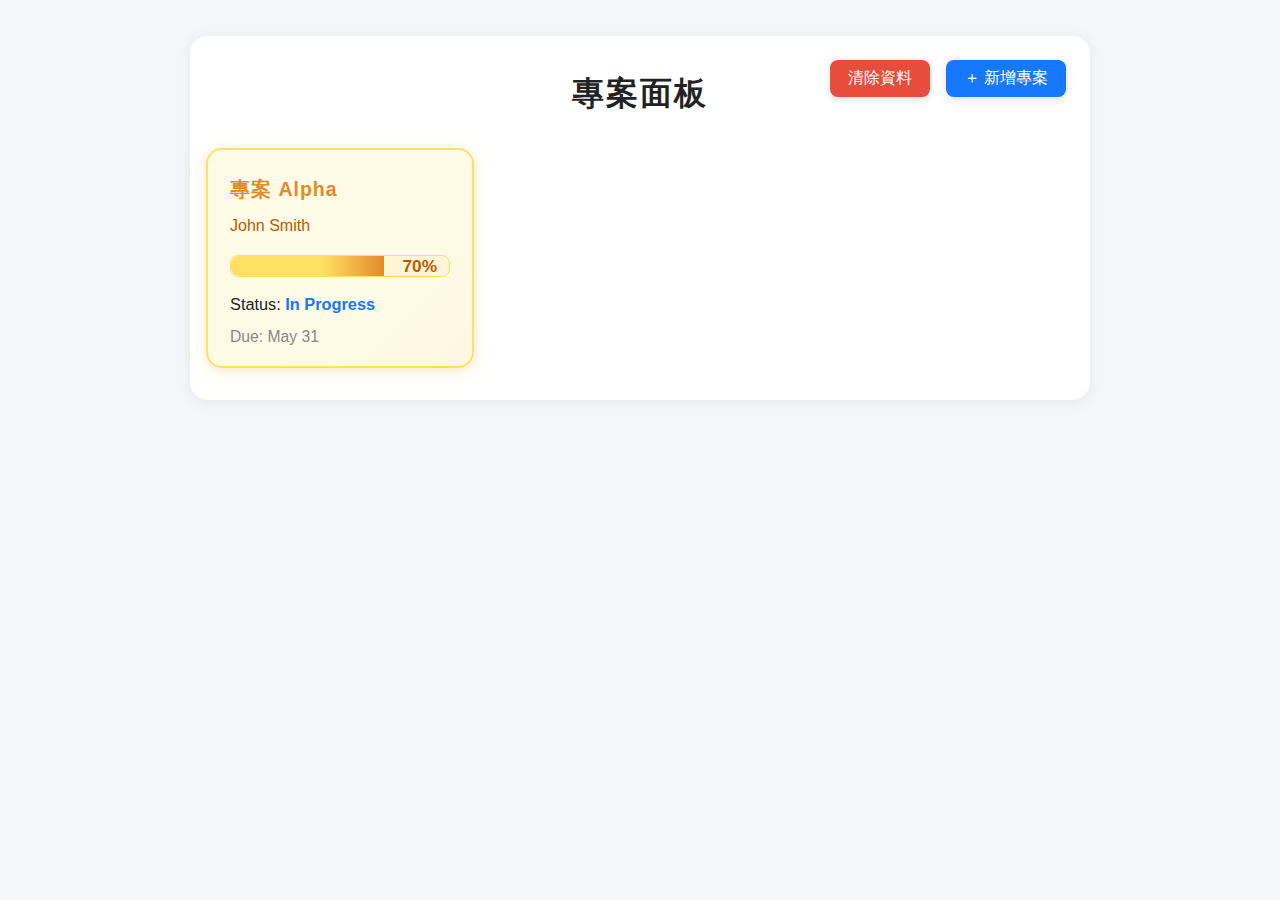
<file: index.html>
<!DOCTYPE html>
<html lang="zh-Hant">
<head>
    <meta charset="UTF-8">
    <meta name="viewport" content="width=device-width, initial-scale=1.0">
    <title>專案面板</title>
    <link rel="stylesheet" href="style.css">
</head>
<body>
    <main class="dashboard-container">
  <button class="add-project-btn" onclick="addProject()">＋ 新增專案</button>
  <button class="clear-data-btn" onclick="clearLocalData()">清除資料</button>
  <h1 class="dashboard-title">專案面板</h1>
  <section class="projects-grid">
    <div class="project-card">
      <h2 class="project-name">專案 Alpha</h2>
      <div class="project-owner">John Smith</div>
      <div class="progress-bar-bg">
        <div class="progress-bar-fg" style="width: 70%"></div>
        <span class="progress-percent">70%</span>
      </div>
      <div class="project-status">Status: <span class="status-inprogress">In Progress</span></div>
      <div class="project-due">Due: May 31</div>
      <div class="project-id">Id : 1</div>
    </div>

  </section>
</main>

<!-- 新增專案彈窗 -->
<div id="add-project-modal" class="modal">
  <div class="modal-content">
    <h2 class="modal-title">新增專案</h2>
    <form id="add-project-form">
      <div class="form-group">
        <label for="project-name">專案名稱:</label>
        <input type="text" id="project-name" required>
      </div>
      <div class="form-group">
        <label for="project-owner">負責人:</label>
        <input type="text" id="project-owner" required>
      </div>
      <div class="form-group">
        <label for="project-due">截止日期:</label>
        <input type="date" id="project-due" required>
      </div>
      <div class="modal-buttons">
        <button type="button" id="cancel-btn" class="cancel-btn">Cancel</button>
        <button type="submit" id="create-btn" class="create-btn">Create</button>
      </div>
    </form>
  </div>
</div>

<script src="main.js"></script>
</body>
</html>
</file>
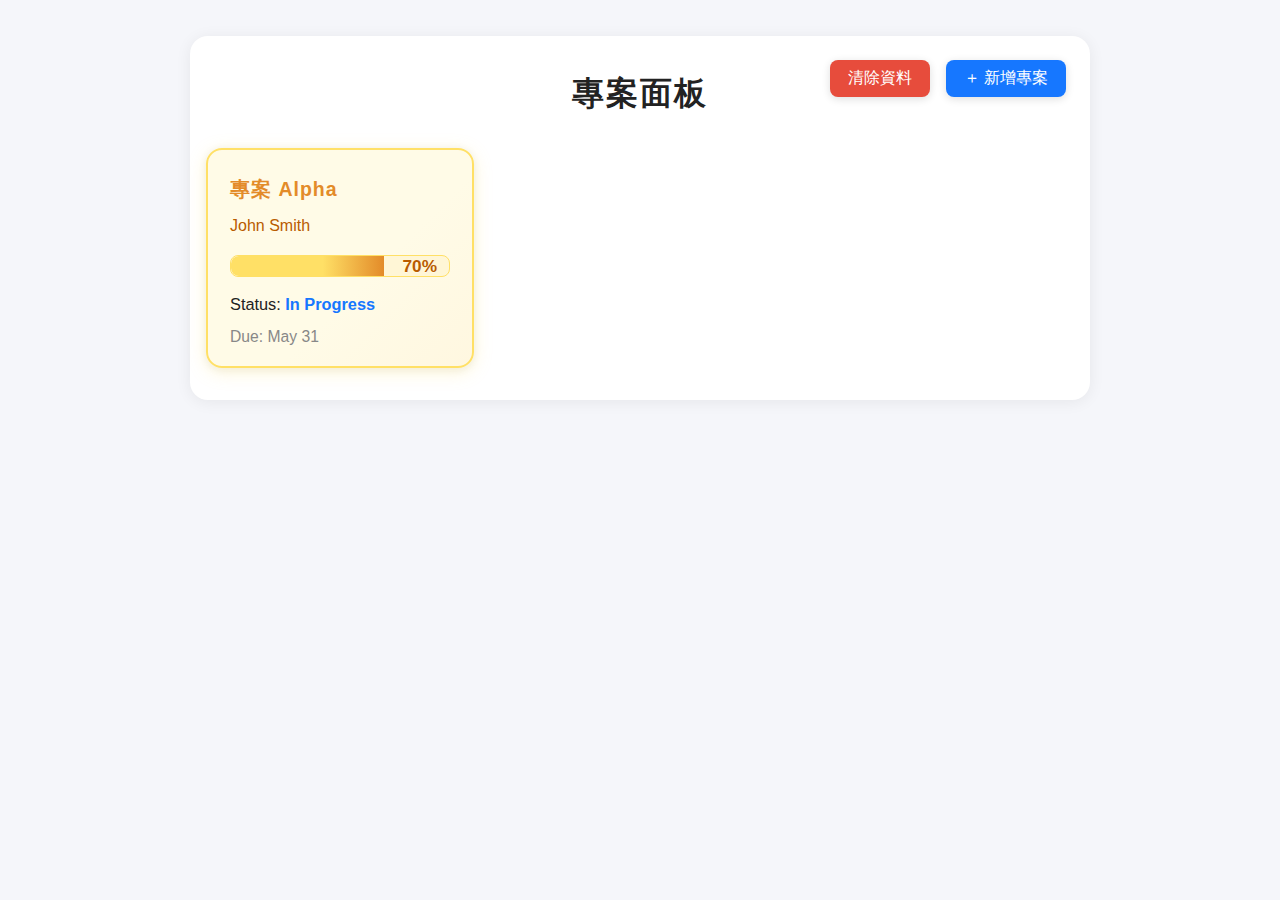
<file: project-detail.html>
<!DOCTYPE html>
<html lang="zh-Hant">
<head>
    <meta charset="UTF-8">
    <meta name="viewport" content="width=device-width, initial-scale=1.0">
    <title>專案詳細資訊</title>
    <link rel="stylesheet" href="style.css">
    <link rel="stylesheet" href="detail-style.css">
</head>
<body>
    <main class="detail-container">
        <div class="detail-header">
            <a href="index.html" class="back-btn">← 返回專案列表</a>
            <h1 id="project-title" class="detail-title">專案詳細資訊</h1>
        </div>

        <!-- 專案基本資訊區塊 -->
        <section class="detail-info-section">
            <div class="detail-card">
                <div class="detail-row">
                    <div class="detail-label">專案負責人：</div>
                    <div id="project-owner" class="detail-value">載入中...</div>
                </div>
                <div class="detail-row">
                    <div class="detail-label">專案狀態：</div>
                    <div id="project-status" class="detail-value"><span class="status-badge">載入中...</span></div>
                </div>
                <div class="detail-row">
                    <div class="detail-label">目前進度：</div>
                    <div class="detail-value">
                        <div class="detail-progress-bar-bg">
                            <div id="project-progress-bar" class="detail-progress-bar-fg" style="width: 0%"></div>
                            <span id="project-progress" class="detail-progress-percent">0%</span>
                        </div>
                    </div>
                </div>
                <div class="detail-row">
                    <div class="detail-label">截止日期：</div>
                    <div id="project-due" class="detail-value">載入中...</div>
                </div>
                <div class="detail-row">
                    <div class="detail-label">剩餘時間：</div>
                    <div id="project-remaining" class="detail-value">載入中...</div>
                </div>
            </div>
        </section>

        <!-- 專案任務區塊 -->
        <section class="detail-section">
            <div class="section-header">
                <h2 class="section-title">專案任務 <span class="task-count" id="task-count">0</span></h2>
                <button class="add-task-btn" id="add-task-btn">＋ 新增任務</button>
            </div>
            <div id="tasks-container" class="tasks-container">
                <!-- 任務列表將由 JavaScript 動態產生 -->
                <div class="empty-state">尚無任務資料</div>
            </div>
        </section>

        <!-- 專案時程區塊 -->
        <section class="detail-section">
            <h2 class="section-title">專案時程</h2>
            <div class="timeline-container">
                <div class="timeline-item">
                    <div class="timeline-dot completed"></div>
                    <div class="timeline-date">2025/03/15</div>
                    <div class="timeline-content">
                        <h3>專案啟動</h3>
                        <p>專案正式啟動，確認需求與範圍</p>
                    </div>
                </div>
                <div class="timeline-item">
                    <div class="timeline-dot completed"></div>
                    <div class="timeline-date">2025/04/10</div>
                    <div class="timeline-content">
                        <h3>需求分析完成</h3>
                        <p>完成需求文件與系統設計規格</p>
                    </div>
                </div>
                <div class="timeline-item">
                    <div class="timeline-dot current"></div>
                    <div class="timeline-date">2025/05/20</div>
                    <div class="timeline-content">
                        <h3>開發階段</h3>
                        <p>系統核心功能開發中</p>
                    </div>
                </div>
                <div class="timeline-item">
                    <div class="timeline-dot"></div>
                    <div class="timeline-date">2025/06/15</div>
                    <div class="timeline-content">
                        <h3>測試階段</h3>
                        <p>系統測試與除錯</p>
                    </div>
                </div>
                <div class="timeline-item">
                    <div class="timeline-dot"></div>
                    <div class="timeline-date">2025/07/01</div>
                    <div class="timeline-content">
                        <h3>專案完成</h3>
                        <p>系統上線與交付</p>
                    </div>
                </div>
            </div>
        </section>

        <!-- 討論區塊 -->
        <section class="detail-section">
            <h2 class="section-title">討論串</h2>
            <div class="discussion-container">
                <div class="comment-item">
                    <div class="comment-avatar">JD</div>
                    <div class="comment-content">
                        <div class="comment-header">
                            <span class="comment-author">Jane Doe</span>
                            <span class="comment-time">2025/05/01 14:30</span>
                        </div>
                        <div class="comment-text">
                            需求文件已更新，請團隊成員查看最新版本，並提供意見。
                        </div>
                    </div>
                </div>
                <div class="comment-item">
                    <div class="comment-avatar">MB</div>
                    <div class="comment-content">
                        <div class="comment-header">
                            <span class="comment-author">Michael Brown</span>
                            <span class="comment-time">2025/05/02 09:15</span>
                        </div>
                        <div class="comment-text">
                            已確認需求文件，前端部分預計下週五前完成。
                        </div>
                    </div>
                </div>
                <div class="comment-item">
                    <div class="comment-avatar">SL</div>
                    <div class="comment-content">
                        <div class="comment-header">
                            <span class="comment-author">Sophia Lee</span>
                            <span class="comment-time">2025/05/03 16:45</span>
                        </div>
                        <div class="comment-text">
                            後端API開發進度已更新，請參考文件中的接口說明。
                        </div>
                    </div>
                </div>
                <!-- 新增留言區塊 -->
                <div class="add-comment">
                    <textarea placeholder="輸入您的留言..." class="comment-input"></textarea>
                    <button class="comment-submit">發送</button>
                </div>
            </div>
        </section>
    </main>

    <!-- 新增任務彈窗 -->
    <div id="add-task-modal" class="modal">
        <div class="modal-content">
            <h2 class="modal-title">新增任務</h2>
            <form id="add-task-form">
                <div class="form-group">
                    <label for="task-title">任務名稱:</label>
                    <input type="text" id="task-title" required>
                </div>
                <div class="form-group">
                    <label for="task-assignee">負責人員:</label>
                    <input type="text" id="task-assignee" required>
                </div>
                <div class="form-group">
                    <label for="task-due">截止日期:</label>
                    <input type="date" id="task-due" required>
                </div>
                <div class="modal-buttons">
                    <button type="button" id="cancel-task-btn" class="cancel-btn">取消</button>
                    <button type="submit" id="create-task-btn" class="create-btn">建立</button>
                </div>
            </form>
        </div>
    </div>

    <script src="detail.js"></script>
</body>
</html>
</file>
<file: detail-style.css>
/* 專案詳細頁面樣式 */
.detail-container {
  max-width: 900px;
  margin: 36px auto 48px auto;
  padding: 0 16px;
}

.detail-header {
  display: flex;
  align-items: center;
  margin-bottom: 24px;
  position: relative;
}

.back-btn {
  position: absolute;
  left: 0;
  text-decoration: none;
  color: #1677ff;
  font-weight: 500;
  font-size: 1rem;
  padding: 8px 0;
  transition: color 0.2s;
}

.back-btn:hover {
  color: #125ecb;
}

.detail-title {
  text-align: center;
  width: 100%;
  font-size: 1.8rem;
  color: #333;
  margin: 0;
  padding: 16px 0;
}

/* 專案資訊卡片 */
.detail-info-section {
  margin-bottom: 36px;
}

.detail-card {
  background: linear-gradient(135deg, #fffbe7 60%, #fff7e0 100%);
  border: 2px solid #ffe066;
  border-radius: 16px;
  padding: 24px;
  box-shadow: 0 4px 18px #ffe06644, 0 1.5px 8px #0001;
}

.detail-row {
  display: flex;
  margin-bottom: 16px;
  align-items: center;
}

.detail-row:last-child {
  margin-bottom: 0;
}

.detail-label {
  width: 120px;
  font-weight: 600;
  color: #b95c00;
}

.detail-value {
  flex: 1;
  color: #333;
}

.status-badge {
  display: inline-block;
  padding: 4px 12px;
  border-radius: 12px;
  font-weight: 600;
  font-size: 0.9rem;
}

.status-badge.in-progress {
  background-color: #e7f3ff;
  color: #1677ff;
}

.status-badge.delayed {
  background-color: #ffebe6;
  color: #d7263d;
}

.status-badge.completed {
  background-color: #e6fff0;
  color: #16c784;
}

.detail-progress-bar-bg {
  width: 100%;
  height: 22px;
  background: #fff6d6;
  border-radius: 8px;
  overflow: hidden;
  position: relative;
  border: 1.5px solid #ffe066;
}

.detail-progress-bar-fg {
  height: 100%;
  background: linear-gradient(90deg, #ffe066 60%, #e38b29 100%);
  border-radius: 8px 0 0 8px;
  transition: width 0.4s;
}

.detail-progress-percent {
  position: absolute;
  right: 12px;
  top: 0;
  height: 100%;
  display: flex;
  align-items: center;
  font-size: 1.08rem;
  color: #b95c00;
  font-weight: 700;
  text-shadow: 0 1px 0 #fffbe7;
}

/* 區塊共用樣式 */
.detail-section {
  background: #fff;
  border-radius: 16px;
  padding: 24px;
  margin-bottom: 32px;
  box-shadow: 0 2px 12px rgba(0, 0, 0, 0.05);
}

.section-header {
  display: flex;
  justify-content: space-between;
  align-items: center;
  padding-bottom: 12px;
  border-bottom: 1px solid #eee;
  margin-bottom: 20px;
}

.section-title {
  font-size: 1.4rem;
  color: #333;
  margin: 0;
  display: flex;
  align-items: center;
}

.add-task-btn {
  background: #1677ff;
  color: #fff;
  border: none;
  border-radius: 8px;
  padding: 8px 16px;
  font-size: 0.95rem;
  cursor: pointer;
  font-weight: 500;
  transition: background 0.2s;
}

.add-task-btn:hover {
  background: #125ecb;
}

.task-count {
  display: inline-flex;
  align-items: center;
  justify-content: center;
  background: #f0f0f0;
  color: #666;
  font-size: 0.9rem;
  font-weight: 600;
  height: 24px;
  min-width: 24px;
  padding: 0 8px;
  border-radius: 12px;
  margin-left: 12px;
}

/* 任務列表樣式 */
.tasks-container {
  display: flex;
  flex-direction: column;
  gap: 12px;
}

.task-item {
  display: flex;
  align-items: center;
  padding: 12px 16px;
  background: #f9f9f9;
  border-radius: 8px;
  border-left: 4px solid #1677ff;
}

.task-checkbox {
  margin-right: 12px;
  width: 20px;
  height: 20px;
  cursor: pointer;
}

.task-content {
  flex: 1;
}

.task-title {
  font-weight: 500;
  margin-bottom: 4px;
}

.task-meta {
  display: flex;
  font-size: 0.85rem;
  color: #666;
}

.task-assignee {
  margin-right: 16px;
}

.task-due {
  color: #d7263d;
}

.task-completed .task-title {
  text-decoration: line-through;
  color: #999;
}

.task-completed {
  border-left-color: #16c784;
  background: #f5f5f5;
}

.empty-state {
  text-align: center;
  padding: 32px;
  color: #999;
  font-style: italic;
}

/* 時程樣式 */
.timeline-container {
  position: relative;
  padding-left: 28px;
}

.timeline-container::before {
  content: '';
  position: absolute;
  top: 0;
  bottom: 0;
  left: 8px;
  width: 2px;
  background: #e0e0e0;
}

.timeline-item {
  position: relative;
  margin-bottom: 24px;
}

.timeline-item:last-child {
  margin-bottom: 0;
}

.timeline-dot {
  position: absolute;
  left: -28px;
  top: 4px;
  width: 16px;
  height: 16px;
  border-radius: 50%;
  background: #e0e0e0;
  border: 2px solid #fff;
  box-shadow: 0 0 0 2px #e0e0e0;
}

.timeline-dot.completed {
  background: #16c784;
  box-shadow: 0 0 0 2px #16c784;
}

.timeline-dot.current {
  background: #1677ff;
  box-shadow: 0 0 0 2px #1677ff;
}

.timeline-date {
  font-size: 0.9rem;
  color: #666;
  margin-bottom: 4px;
  font-weight: 500;
}

.timeline-content h3 {
  margin: 0 0 4px 0;
  font-size: 1.1rem;
  color: #333;
}

.timeline-content p {
  margin: 0;
  color: #666;
}

/* 討論區樣式 */
.discussion-container {
  display: flex;
  flex-direction: column;
  gap: 20px;
}

.comment-item {
  display: flex;
  gap: 16px;
}

.comment-avatar {
  width: 40px;
  height: 40px;
  border-radius: 50%;
  background: #1677ff;
  color: white;
  display: flex;
  align-items: center;
  justify-content: center;
  font-weight: 600;
  flex-shrink: 0;
}

.comment-content {
  flex: 1;
  background: #f5f5f5;
  border-radius: 12px;
  padding: 12px 16px;
  position: relative;
}

.comment-content::before {
  content: '';
  position: absolute;
  left: -8px;
  top: 12px;
  width: 0;
  height: 0;
  border-top: 8px solid transparent;
  border-bottom: 8px solid transparent;
  border-right: 8px solid #f5f5f5;
}

.comment-header {
  display: flex;
  justify-content: space-between;
  margin-bottom: 8px;
}

.comment-author {
  font-weight: 600;
  color: #333;
}

.comment-time {
  font-size: 0.85rem;
  color: #999;
}

.comment-text {
  color: #333;
  line-height: 1.5;
}

.add-comment {
  margin-top: 16px;
  display: flex;
  flex-direction: column;
  gap: 12px;
}

.comment-input {
  width: 100%;
  min-height: 80px;
  padding: 12px;
  border: 1px solid #ddd;
  border-radius: 8px;
  resize: vertical;
  font-family: inherit;
  font-size: 1rem;
}

.comment-input:focus {
  outline: none;
  border-color: #1677ff;
  box-shadow: 0 0 0 2px rgba(22, 119, 255, 0.1);
}

.comment-submit {
  align-self: flex-end;
  background: #1677ff;
  color: white;
  border: none;
  border-radius: 8px;
  padding: 8px 24px;
  font-size: 1rem;
  font-weight: 500;
  cursor: pointer;
  transition: background 0.2s;
}

.comment-submit:hover {
  background: #125ecb;
}

/* 響應式設計 */
@media (max-width: 768px) {
  .detail-title {
    font-size: 1.5rem;
    padding: 24px 0 12px 0;
  }
  
  .detail-label {
    width: 100px;
  }
  
  .detail-row {
    flex-direction: column;
    align-items: flex-start;
    margin-bottom: 20px;
  }
  
  .detail-label {
    margin-bottom: 4px;
  }
  
  .detail-value {
    width: 100%;
  }
  
  .section-title {
    font-size: 1.2rem;
  }
  
  .timeline-content h3 {
    font-size: 1rem;
  }
}

@media (max-width: 480px) {
  .detail-header {
    flex-direction: column;
    align-items: flex-start;
  }
  
  .back-btn {
    position: static;
    margin-bottom: 16px;
  }
  
  .detail-title {
    text-align: left;
    padding: 0;
  }
  
  .detail-card,
  .detail-section {
    padding: 16px;
  }
  
  .timeline-container {
    padding-left: 20px;
  }
  
  .timeline-dot {
    left: -20px;
  }
}
</file>
<file: style.css>
/* Reset & 基本字體設定 */
* { box-sizing: border-box; margin: 0; padding: 0; }
body { font-family: 'Segoe UI', 'Microsoft JhengHei', Arial, sans-serif; background: #f5f6fa; color: #222; }

.header { display: flex; align-items: center; padding: 24px 16px 8px 16px; background: #fff; box-shadow: 0 2px 8px #0001; }
.logo { height: 40px; margin-right: 20px; }
.welcome { font-size: 1.6rem; font-weight: 600; }

/* 儀表板容器與標題 */
.dashboard-container {
  position: relative;
  max-width: 900px;
  margin: 36px auto 0 auto;
  padding: 36px 16px 32px 16px;
  background: #fff;
  border-radius: 18px;
  box-shadow: 0 2px 16px #0001;
}
.dashboard-title {
  text-align: center;
  font-size: 2rem;
  font-weight: 700;
  margin-bottom: 32px;
  color: #222;
  letter-spacing: 2px;
}
.add-project-btn {
  position: absolute;
  top: 24px;
  right: 24px;
  background: #1677ff;
  color: #fff;
  border: none;
  border-radius: 8px;
  padding: 8px 18px;
  font-size: 1rem;
  cursor: pointer;
  font-weight: 500;
  box-shadow: 0 2px 8px #0002;
  transition: background 0.2s;
  z-index: 2;
}
.add-project-btn:hover {
  background: #125ecb;
}

.clear-data-btn {
  position: absolute;
  top: 24px;
  right: 160px;
  background: #e74c3c;
  color: #fff;
  border: none;
  border-radius: 8px;
  padding: 8px 18px;
  font-size: 1rem;
  cursor: pointer;
  font-weight: 500;
  box-shadow: 0 2px 8px #0002;
  transition: background 0.2s;
  z-index: 2;
}
.clear-data-btn:hover {
  background: #c0392b;
}

/* 專案卡片區塊 */
.projects-grid {
  display: grid;
  grid-template-columns: 1fr 1fr 1fr;
  gap: 28px 32px;
  justify-items: center;
}

.project-card {
  background: linear-gradient(135deg, #fffbe7 60%, #fff7e0 100%);
  border: 2px solid #ffe066;
  border-radius: 16px;
  padding: 26px 22px 20px 22px;
  width: 100%;
  max-width: 340px;
  box-shadow: 0 4px 18px #ffe06644, 0 1.5px 8px #0001;
  display: flex;
  flex-direction: column;
  align-items: flex-start;
  gap: 12px;
  transition: box-shadow 0.2s, transform 0.2s;
}
.project-card:hover {
  box-shadow: 0 8px 32px #ffe06688, 0 4px 16px #0002;
  transform: translateY(-2px) scale(1.03);
}

.project-name {
  font-size: 1.22rem;
  font-weight: 700;
  color: #e38b29;
  margin-bottom: 2px;
  letter-spacing: 1px;
}
.project-owner {
  font-size: 1rem;
  color: #b95c00;
  margin-bottom: 8px;
  font-weight: 500;
}
.project-id {
  display: none;
}
.progress-bar-bg {
  width: 100%;
  height: 22px;
  background: #fff6d6;
  border-radius: 8px;
  overflow: hidden;
  position: relative;
  margin-bottom: 6px;
  border: 1.5px solid #ffe066;
}
.progress-bar-fg {
  height: 100%;
  background: linear-gradient(90deg, #ffe066 60%, #e38b29 100%);
  border-radius: 8px 0 0 8px;
  transition: width 0.4s;
}
.progress-percent {
  position: absolute;
  right: 12px;
  top: 0;
  height: 100%;
  display: flex;
  align-items: center;
  font-size: 1.08rem;
  color: #b95c00;
  font-weight: 700;
  text-shadow: 0 1px 0 #fffbe7;
}
.project-status {
  font-size: 1.02rem;
  margin-bottom: 2px;
}
.status-inprogress {
  color: #e38b29;
  font-weight: 700;
}
.status-delayed {
  color: #d7263d;
  font-weight: 700;
}
.status-completed {
  color: #16c784;
  font-weight: 700;
}
.status-inprogress {
  color: #1677ff;
  font-weight: 600;
}
.status-delayed {
  color: #ff6f3c;
  font-weight: 600;
}
.status-completed {
  color: #16c784;
  font-weight: 600;
}
.project-due {
  font-size: 0.98rem;
  color: #888;
}

/* RWD 響應式設計 */
@media (max-width: 1200px) {
  .projects-grid {
    grid-template-columns: 1fr 1fr;
    gap: 24px;
  }
}
@media (max-width: 800px) {
  .projects-grid {
    grid-template-columns: 1fr;
    gap: 16px;
  }
  .dashboard-container {
    padding: 14px 2vw 20px 2vw;
  }
}
@media (max-width: 600px) {
  .dashboard-title {
    font-size: 1.25rem;
    margin-bottom: 16px;
  }
  .add-project-btn {
    top: 8px;
    right: 8px;
    padding: 7px 10px;
    font-size: 0.97rem;
  }
  .project-card {
    padding: 14px 8px 12px 8px;
    max-width: 100%;
  }
  .progress-bar-bg {
    height: 14px;
  }
}

/* 新增專案彈窗樣式 */
.modal {
  display: none;
  position: fixed;
  z-index: 100;
  left: 0;
  top: 0;
  width: 100%;
  height: 100%;
  background-color: rgba(0, 0, 0, 0.5);
  align-items: center;
  justify-content: center;
}

.modal-content {
  background: linear-gradient(135deg, #fffbe7 0%, #fff7e0 100%);
  border: 2px solid #ffe066;
  border-radius: 16px;
  padding: 32px 28px;
  width: 90%;
  max-width: 500px;
  box-shadow: 0 4px 24px rgba(0, 0, 0, 0.2);
  position: relative;
}

.modal-title {
  text-align: center;
  color: #e38b29;
  font-size: 1.8rem;
  margin-bottom: 24px;
  font-weight: 700;
}

.form-group {
  margin-bottom: 20px;
}

.form-group label {
  display: block;
  margin-bottom: 8px;
  font-weight: 600;
  color: #b95c00;
  font-size: 1.1rem;
}

.form-group input {
  width: 100%;
  padding: 12px 16px;
  border: 1.5px solid #ffe066;
  border-radius: 8px;
  font-size: 1rem;
  background: #fff;
  color: #333;
  transition: border-color 0.2s;
}

.form-group input:focus {
  outline: none;
  border-color: #e38b29;
  box-shadow: 0 0 0 3px rgba(227, 139, 41, 0.2);
}

.modal-buttons {
  display: flex;
  justify-content: space-between;
  margin-top: 32px;
}

.cancel-btn, .create-btn {
  padding: 12px 24px;
  border-radius: 8px;
  font-size: 1.05rem;
  font-weight: 600;
  cursor: pointer;
  transition: all 0.2s;
  border: none;
  min-width: 120px;
}

.cancel-btn {
  background: #f1f1f1;
  color: #666;
}

.cancel-btn:hover {
  background: #e5e5e5;
}

.create-btn {
  background: #1677ff;
  color: white;
}

.create-btn:hover {
  background: #125ecb;
}

@media (max-width: 600px) {
  .modal-content {
    padding: 24px 16px;
  }
  
  .modal-title {
    font-size: 1.4rem;
    margin-bottom: 16px;
  }
  
  .form-group label {
    font-size: 1rem;
  }
  
  .form-group input {
    padding: 10px 12px;
  }
  
  .cancel-btn, .create-btn {
    padding: 10px 16px;
    font-size: 0.95rem;
    min-width: 100px;
  }
}
</file>
